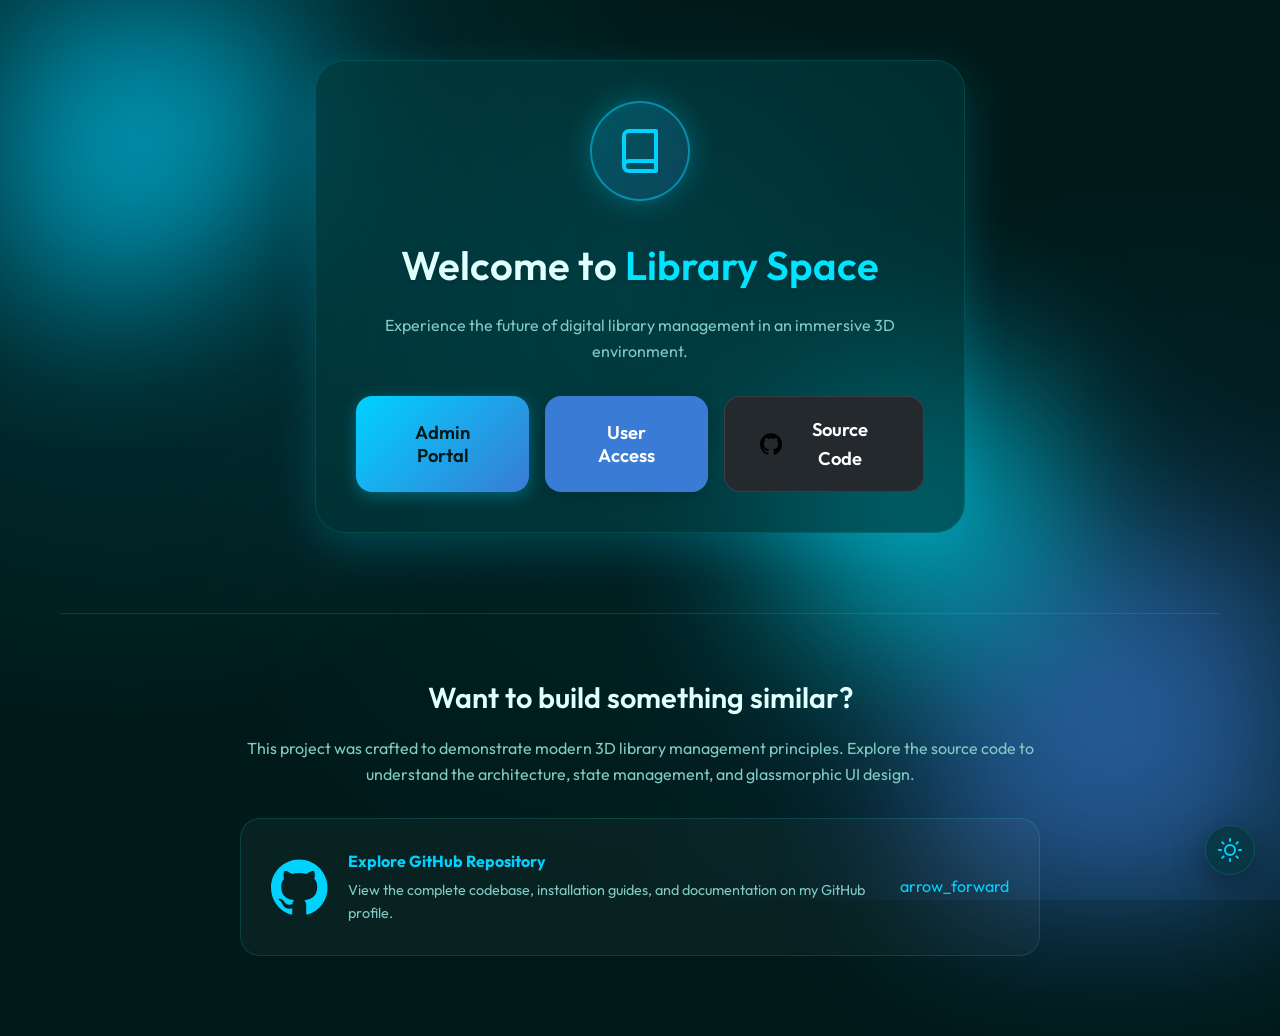
<file: Library_management/index.html>
<!DOCTYPE html>
<html lang="en">

<head>
    <meta charset="UTF-8">
    <meta name="viewport" content="width=device-width, initial-scale=1.0">
    <title>Library Space</title>
    <link href="https://fonts.googleapis.com/css2?family=Outfit:wght@300;400;500;600;700&display=swap" rel="stylesheet">
    <link rel="stylesheet" href="style.css">
</head>

<body>
    <div class="bg-blobs">
        <div class="blob blob-1"></div>
        <div class="blob blob-2"></div>
        <div class="blob blob-3"></div>
    </div>
    <div class="theme-toggle" onclick="app.toggleTheme()" title="Toggle Light/Dark Theme">
        <svg id="theme-icon" viewBox="0 0 24 24" width="24" height="24" stroke="currentColor" stroke-width="2"
            fill="none" stroke-linecap="round" stroke-linejoin="round">
            <!-- Icon will be injected by JS -->
        </svg>
    </div>
    <div id="toast-container"></div>
    <div class="app-container">
        <!-- Landing View -->
        <section id="landing-view" class="view active">
            <div class="glass-card text-center hero-card">
                <div class="hero-content">
                    <div class="icon-wrapper">
                        <svg viewBox="0 0 24 24" width="48" height="48" stroke="currentColor" stroke-width="2" fill="none"
                            stroke-linecap="round" stroke-linejoin="round" class="title-icon">
                            <path d="M4 19.5v-15A2.5 2.5 0 0 1 6.5 2H20v20H6.5a2.5 2.5 0 0 1 0-5H20"></path>
                        </svg>
                    </div>
                    <h1>Welcome to <span class="highlight-text">Library Space</span></h1>
                    <p>Experience the future of digital library management in an immersive 3D environment.</p>
                    <div class="action-buttons">
                        <button class="btn btn-primary btn-large" onclick="app.navigate('admin-login-view')">Admin Portal</button>
                        <button class="btn btn-secondary btn-large" onclick="app.navigate('user-auth-view')">User Access</button>
                        <a href="https://github.com/satyamthakur001/Library_Management_Project.git" target="_blank" class="btn btn-github btn-large" style="display: flex; align-items: center; gap: 10px; text-decoration: none;">
                            <svg class="fill-current" viewBox="0 0 24 24" xmlns="http://www.w3.org/2000/svg" width="24" height="24"><path d="M12 .297c-6.63 0-12 5.373-12 12 0 5.303 3.438 9.8 8.205 11.385.6.113.82-.258.82-.577 0-.285-.01-1.04-.015-2.04-3.338.724-4.042-1.61-4.042-1.61C4.422 18.07 3.633 17.7 3.633 17.7c-1.087-.744.084-.729.084-.729 1.205.084 1.838 1.236 1.838 1.236 1.07 1.835 2.809 1.305 3.495.998.108-.776.417-1.305.76-1.605-2.665-.3-5.466-1.332-5.466-5.93 0-1.31.465-2.38 1.235-3.22-.135-.303-.54-1.523.105-3.176 0 0 1.005-.322 3.3 1.23.96-.267 1.98-.399 3-.405 1.02.006 2.04.138 3 .405 2.28-1.552 3.285-1.23 3.285-1.23.645 1.653.24 2.873.12 3.176.765.84 1.23 1.91 1.23 3.22 0 4.61-2.805 5.625-5.475 5.92.42.36.81 1.096.81 2.22 0 1.606-.015 2.896-.015 3.286 0 .315.21.69.825.57C20.565 22.092 24 17.592 24 12.297c0-6.627-5.373-12-12-12"/></svg>
                            Source Code
                        </a>
                    </div>
                </div>
            </div>

            <!-- New Info Section -->
            <div class="info-section">
                <div class="info-card">
                    <h2>Want to build something similar?</h2>
                    <p>This project was crafted to demonstrate modern 3D library management principles. Explore the source code to understand the architecture, state management, and glassmorphic UI design.</p>
                    
                    <a href="https://github.com/satyamthakur001/Library_Management_Project.git" target="_blank" class="github-link-card">
                        <svg class="github-icon-large" viewBox="0 0 24 24" xmlns="http://www.w3.org/2000/svg">
                            <path d="M12 .297c-6.63 0-12 5.373-12 12 0 5.303 3.438 9.8 8.205 11.385.6.113.82-.258.82-.577 0-.285-.01-1.04-.015-2.04-3.338.724-4.042-1.61-4.042-1.61C4.422 18.07 3.633 17.7 3.633 17.7c-1.087-.744.084-.729.084-.729 1.205.084 1.838 1.236 1.838 1.236 1.07 1.835 2.809 1.305 3.495.998.108-.776.417-1.305.76-1.605-2.665-.3-5.466-1.332-5.466-5.93 0-1.31.465-2.38 1.235-3.22-.135-.303-.54-1.523.105-3.176 0 0 1.005-.322 3.3 1.23.96-.267 1.98-.399 3-.405 1.02.006 2.04.138 3 .405 2.28-1.552 3.285-1.23 3.285-1.23.645 1.653.24 2.873.12 3.176.765.84 1.23 1.91 1.23 3.22 0 4.61-2.805 5.625-5.475 5.92.42.36.81 1.096.81 2.22 0 1.606-.015 2.896-.015 3.286 0 .315.21.69.825.57C20.565 22.092 24 17.592 24 12.297c0-6.627-5.373-12-12-12"/>
                        </svg>
                        <div class="github-text">
                            <h4>Explore GitHub Repository</h4>
                            <p>View the complete codebase, installation guides, and documentation on my GitHub profile.</p>
                        </div>
                        <span class="material-symbols-outlined" style="margin-left: auto; color: var(--primary);">arrow_forward</span>
                    </a>
                </div>
            </div>
        </section>

        <!-- Admin Login View -->
        <section id="admin-login-view" class="view">
            <div class="glass-card form-card">
                <button class="btn-back" onclick="app.navigate('landing-view')">← Back to Hub</button>
                <h2>Admin Portal</h2>
                <form id="admin-login-form" onsubmit="app.handleAdminLogin(event)">
                    <div class="input-group">
                        <label for="admin-username">Username</label>
                        <input type="text" id="admin-username" required placeholder="Enter username (admin)">
                    </div>
                    <div class="input-group">
                        <label for="admin-password">Password</label>
                        <input type="password" id="admin-password" required placeholder="Enter password (admin123)">
                    </div>
                    <p id="admin-login-error" class="error-msg"></p>
                    <button type="submit" class="btn btn-primary btn-full pulse-hover">Login</button>
                </form>
            </div>
        </section>

        <!-- User Auth View (Login / Signup) -->
        <section id="user-auth-view" class="view">
            <div class="glass-card form-card">
                <button class="btn-back" onclick="app.navigate('landing-view')">← Back to Hub</button>
                <div class="tabs">
                    <button id="tab-login" class="tab active" onclick="app.toggleAuthTab('login')">Sign In</button>
                    <button id="tab-signup" class="tab" onclick="app.toggleAuthTab('signup')">Sign Up</button>
                </div>

                <!-- User Sign In Form -->
                <form id="user-login-form" class="auth-form active" onsubmit="app.handleUserLogin(event)">
                    <h2>Welcome Back</h2>
                    <div class="input-group">
                        <label for="login-username">Username</label>
                        <input type="text" id="login-username" required placeholder="Your username">
                    </div>
                    <div class="input-group">
                        <label for="login-password">Password</label>
                        <input type="password" id="login-password" required placeholder="Your password">
                    </div>
                    <p id="user-login-error" class="error-msg"></p>
                    <button type="submit" class="btn btn-primary btn-full pulse-hover">Sign In</button>
                </form>

                <!-- User Sign Up Form -->
                <form id="user-signup-form" class="auth-form" style="display: none;"
                    onsubmit="app.handleUserSignup(event)">
                    <h2>Join the Library</h2>
                    <div class="input-group">
                        <label for="signup-username">Choose Username</label>
                        <input type="text" id="signup-username" required placeholder="New username">
                    </div>
                    <div class="input-group">
                        <label for="signup-password">Create Password</label>
                        <input type="password" id="signup-password" required placeholder="New password">
                    </div>
                    <p id="user-signup-error" class="error-msg"></p>
                    <button type="submit" class="btn btn-secondary btn-full pulse-hover">Create Account</button>
                </form>
            </div>
        </section>

        <!-- Admin Dashboard -->
        <section id="admin-dashboard-view" class="view dashboard">
            <header class="glass-header">
                <h2>Admin Dashboard</h2>
                <div class="header-actions">
                    <span class="badge">Logged in as Admin</span>
                    <button class="btn btn-danger btn-small" onclick="app.logout()">Logout</button>
                </div>
            </header>
            <div class="dashboard-content">
                <div class="stats-grid" id="admin-stats">
                    <!-- Stats dynamically injected here -->
                </div>
                <div class="dashboard-panels">
                    <div class="panel glass-card">
                        <h3>Publish New Book</h3>
                        <form id="add-book-form" onsubmit="app.handleAddBook(event)">
                            <div class="input-group">
                                <label for="book-title">Book Title</label>
                                <input type="text" id="book-title" required placeholder="Enter book title">
                            </div>
                            <div class="input-group">
                                <label for="book-author">Author Name</label>
                                <input type="text" id="book-author" required placeholder="Enter author name">
                            </div>
                            <div class="input-group">
                                <label for="book-category">Category</label>
                                <select id="book-category" required>
                                    <option value="" disabled selected>Select category...</option>
                                    <option value="Fiction">Fiction</option>
                                    <option value="Non Fiction">Non Fiction</option>
                                    <option value="Science">Science</option>
                                    <option value="Technology">Technology</option>
                                    <option value="History">History</option>
                                    <option value="Geography">Geography</option>
                                </select>
                            </div>
                            <button type="submit" class="btn btn-primary btn-full">Add to Catalog</button>
                        </form>
                    </div>
                    <div class="panel glass-card flex-2">
                        <h3>Library Catalog</h3>
                        <div class="search-bar" style="display: flex; gap: 10px;">
                            <div style="flex: 1; position: relative;">
                                <svg viewBox="0 0 24 24" width="18" height="18" stroke="currentColor" stroke-width="2"
                                    fill="none" stroke-linecap="round" stroke-linejoin="round" class="search-icon">
                                    <circle cx="11" cy="11" r="8"></circle>
                                    <line x1="21" y1="21" x2="16.65" y2="16.65"></line>
                                </svg>
                                <input type="text" id="admin-search-book"
                                    placeholder="Search catalog by title or author..." oninput="app.renderAdminBooks()">
                            </div>
                            <select id="admin-category-filter" class="custom-select" onchange="app.renderAdminBooks()"
                                style="width: auto; min-width: 160px;">
                                <option value="All">All Categories</option>
                                <option value="Fiction">Fiction</option>
                                <option value="Non Fiction">Non Fiction</option>
                                <option value="Science">Science</option>
                                <option value="Technology">Technology</option>
                                <option value="History">History</option>
                                <option value="Geography">Geography</option>
                            </select>
                        </div>
                        <div class="table-responsive">
                            <table class="data-table">
                                <thead>
                                    <tr>
                                        <th>Title</th>
                                        <th>Author / Category</th>
                                        <th>Status</th>
                                        <th>Actions</th>
                                    </tr>
                                </thead>
                                <tbody id="admin-books-list">
                                    <!-- Books injected here -->
                                </tbody>
                            </table>
                        </div>
                    </div>
                    <div class="panel glass-card full-width">
                        <h3>Active Borrowings</h3>
                        <div class="table-responsive">
                            <table class="data-table">
                                <thead>
                                    <tr>
                                        <th>Book Details</th>
                                        <th>Borrowed By</th>
                                        <th>Due Date</th>
                                    </tr>
                                </thead>
                                <tbody id="admin-borrowed-list">
                                    <!-- Borrowed log injected here -->
                                </tbody>
                            </table>
                        </div>
                    </div>
                </div>
            </div>
        </section>

        <!-- User Dashboard -->
        <section id="user-dashboard-view" class="view dashboard">
            <header class="glass-header">
                <h2>Welcome, <span id="current-user-name" class="highlight-text">User</span></h2>
                <div class="header-actions">
                    <button class="btn btn-danger btn-small" onclick="app.logout()">Logout</button>
                </div>
            </header>
            <div class="dashboard-content">
                <div id="user-alerts-area"></div>

                <div class="dashboard-panels user-layout">
                    <div class="panel glass-card flex-1">
                        <h3>My Reading List (<span id="user-borrow-count">0</span>/3)</h3>
                        <p class="subtitle text-sm">Books currently borrowed by you.</p>
                        <div class="borrow-cards-container" id="user-borrowed-list">
                            <!-- User borrowed books injected here -->
                        </div>
                    </div>
                    <div class="panel glass-card flex-2">
                        <h3>Available Books</h3>
                        <div class="search-bar" style="display: flex; gap: 10px;">
                            <div style="flex: 1; position: relative;">
                                <svg viewBox="0 0 24 24" width="18" height="18" stroke="currentColor" stroke-width="2"
                                    fill="none" stroke-linecap="round" stroke-linejoin="round" class="search-icon">
                                    <circle cx="11" cy="11" r="8"></circle>
                                    <line x1="21" y1="21" x2="16.65" y2="16.65"></line>
                                </svg>
                                <input type="text" id="user-search-book" placeholder="Search available books..."
                                    oninput="app.renderUserBooks()">
                            </div>
                            <select id="user-category-filter" class="custom-select" onchange="app.renderUserBooks()"
                                style="width: auto; min-width: 160px;">
                                <option value="All">All Categories</option>
                                <option value="Fiction">Fiction</option>
                                <option value="Non Fiction">Non Fiction</option>
                                <option value="Science">Science</option>
                                <option value="Technology">Technology</option>
                                <option value="History">History</option>
                                <option value="Geography">Geography</option>
                            </select>
                        </div>
                        <div class="grid-list" id="user-books-grid">
                            <!-- Available books injected here via JS -->
                        </div>
                    </div>
                </div>
            </div>
        </section>
    </div>

    <!-- Edit Book Modal -->
    <div id="edit-modal" class="modal">
        <div class="modal-content glass-card">
            <div class="modal-header">
                <h2>Edit Book Details</h2>
                <span class="close-modal" onclick="app.closeEditModal()">&times;</span>
            </div>
            <form id="edit-book-form" onsubmit="app.handleEditBookSubmit(event)">
                <input type="hidden" id="edit-book-id">
                <div class="input-group">
                    <label for="edit-book-title">Title</label>
                    <input type="text" id="edit-book-title" required>
                </div>
                <div class="input-group">
                    <label for="edit-book-author">Author</label>
                    <input type="text" id="edit-book-author" required>
                </div>
                <div class="input-group">
                    <label for="edit-book-category">Category</label>
                    <select id="edit-book-category" required>
                        <option value="Fiction">Fiction</option>
                        <option value="Non Fiction">Non Fiction</option>
                        <option value="Science">Science</option>
                        <option value="Technology">Technology</option>
                        <option value="History">History</option>
                        <option value="Geography">Geography</option>
                    </select>
                </div>
                <button type="submit" class="btn btn-primary btn-full pulse-hover">Save Updates</button>
            </form>
        </div>
    </div>

    <!-- Borrow Modal -->
    <div id="borrow-modal" class="modal">
        <div class="modal-content glass-card">
            <div class="modal-header">
                <h2>Borrow Book</h2>
                <span class="close-modal" onclick="app.closeBorrowModal()">&times;</span>
            </div>
            <p class="mb-4">You are about to borrow: <br><strong id="borrow-book-title-display"
                    class="highlight-text"></strong></p>
            <form id="borrow-book-form" onsubmit="app.handleBorrowSubmit(event)">
                <input type="hidden" id="borrow-book-id">
                <div class="input-group">
                    <label for="borrow-days">Expected Return</label>
                    <select id="borrow-days" required>
                        <option value="7">7 Days</option>
                        <option value="14">14 Days</option>
                        <option value="21">21 Days</option>
                        <option value="30">30 Days</option>
                    </select>
                </div>
                <button type="submit" class="btn btn-primary btn-full pulse-hover">Confirm Borrow</button>
            </form>
        </div>
    </div>

    <script src="script.js"></script>
</body>

</html>
</file>
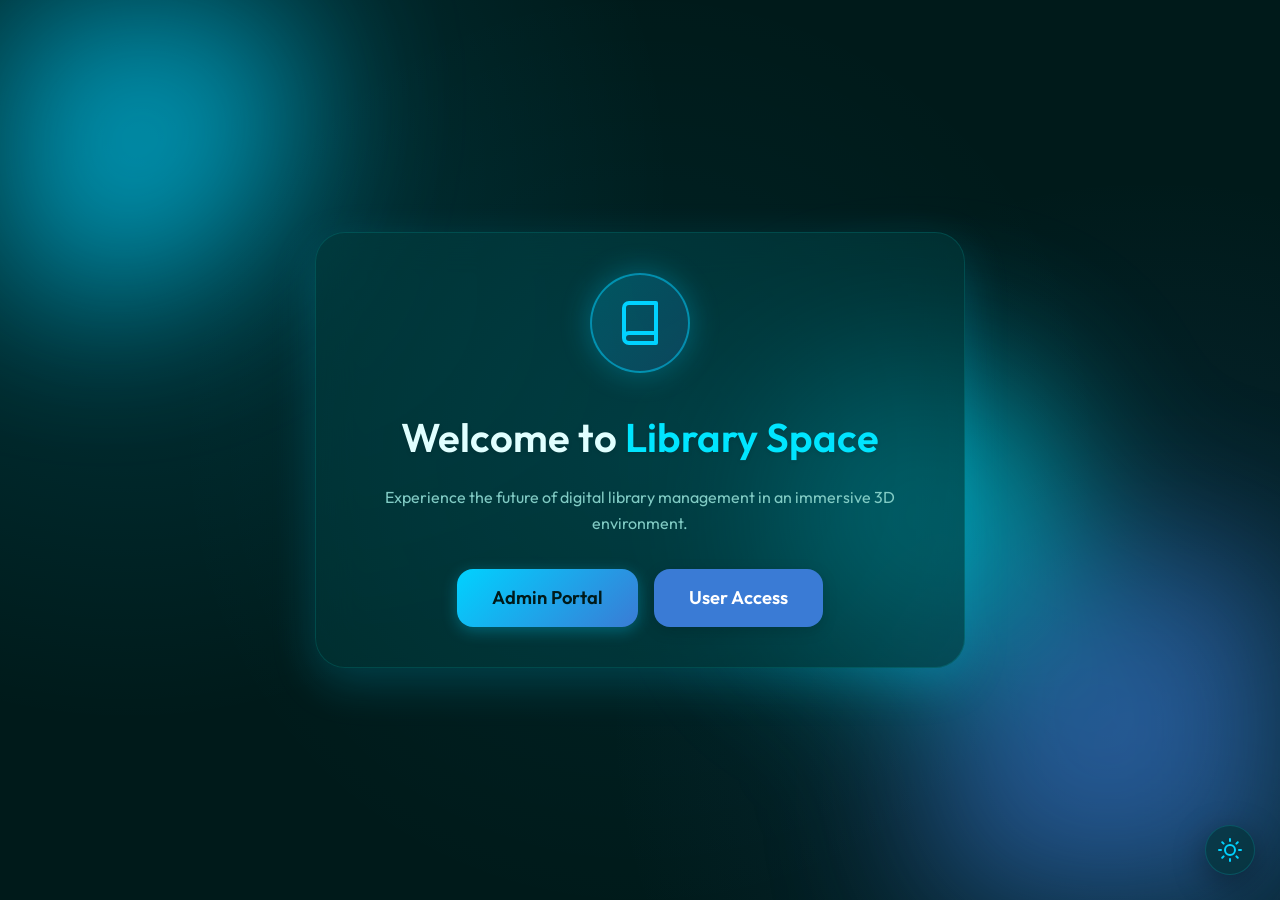
<file: assets/Library/library_index.html>
<!DOCTYPE html>
<html lang="en">

<head>
    <meta charset="UTF-8">
    <meta name="viewport" content="width=device-width, initial-scale=1.0">
    <title>Library Space</title>
    <link href="https://fonts.googleapis.com/css2?family=Outfit:wght@300;400;500;600;700&display=swap" rel="stylesheet">
    <link rel="stylesheet" href="style.css">
</head>

<body>
    <div class="bg-blobs">
        <div class="blob blob-1"></div>
        <div class="blob blob-2"></div>
        <div class="blob blob-3"></div>
    </div>
    <div class="theme-toggle" onclick="app.toggleTheme()" title="Toggle Light/Dark Theme">
        <svg id="theme-icon" viewBox="0 0 24 24" width="24" height="24" stroke="currentColor" stroke-width="2"
            fill="none" stroke-linecap="round" stroke-linejoin="round">
            <!-- Icon will be injected by JS -->
        </svg>
    </div>
    <div id="toast-container"></div>
    <div class="app-container">
        <!-- Landing View -->
        <section id="landing-view" class="view active">
            <div class="glass-card text-center hero-card">
                <div class="hero-content">
                    <div class="icon-wrapper">
                        <svg viewBox="0 0 24 24" width="48" height="48" stroke="currentColor" stroke-width="2" fill="none"
                            stroke-linecap="round" stroke-linejoin="round" class="title-icon">
                            <path d="M4 19.5v-15A2.5 2.5 0 0 1 6.5 2H20v20H6.5a2.5 2.5 0 0 1 0-5H20"></path>
                        </svg>
                    </div>
                    <h1>Welcome to <span class="highlight-text">Library Space</span></h1>
                    <p>Experience the future of digital library management in an immersive 3D environment.</p>
                    <div class="action-buttons">
                        <button class="btn btn-primary btn-large" onclick="app.navigate('admin-login-view')">Admin Portal</button>
                        <button class="btn btn-secondary btn-large" onclick="app.navigate('user-auth-view')">User Access</button>
                    </div>
                </div>
            </div>
        </section>

        <!-- Admin Login View -->
        <section id="admin-login-view" class="view">
            <div class="glass-card form-card">
                <button class="btn-back" onclick="app.navigate('landing-view')">← Back to Hub</button>
                <h2>Admin Portal</h2>
                <form id="admin-login-form" onsubmit="app.handleAdminLogin(event)">
                    <div class="input-group">
                        <label for="admin-username">Username</label>
                        <input type="text" id="admin-username" required placeholder="Enter username (admin)">
                    </div>
                    <div class="input-group">
                        <label for="admin-password">Password</label>
                        <input type="password" id="admin-password" required placeholder="Enter password (admin123)">
                    </div>
                    <p id="admin-login-error" class="error-msg"></p>
                    <button type="submit" class="btn btn-primary btn-full pulse-hover">Login</button>
                </form>
            </div>
        </section>

        <!-- User Auth View (Login / Signup) -->
        <section id="user-auth-view" class="view">
            <div class="glass-card form-card">
                <button class="btn-back" onclick="app.navigate('landing-view')">← Back to Hub</button>
                <div class="tabs">
                    <button id="tab-login" class="tab active" onclick="app.toggleAuthTab('login')">Sign In</button>
                    <button id="tab-signup" class="tab" onclick="app.toggleAuthTab('signup')">Sign Up</button>
                </div>

                <!-- User Sign In Form -->
                <form id="user-login-form" class="auth-form active" onsubmit="app.handleUserLogin(event)">
                    <h2>Welcome Back</h2>
                    <div class="input-group">
                        <label for="login-username">Username</label>
                        <input type="text" id="login-username" required placeholder="Your username">
                    </div>
                    <div class="input-group">
                        <label for="login-password">Password</label>
                        <input type="password" id="login-password" required placeholder="Your password">
                    </div>
                    <p id="user-login-error" class="error-msg"></p>
                    <button type="submit" class="btn btn-primary btn-full pulse-hover">Sign In</button>
                </form>

                <!-- User Sign Up Form -->
                <form id="user-signup-form" class="auth-form" style="display: none;"
                    onsubmit="app.handleUserSignup(event)">
                    <h2>Join the Library</h2>
                    <div class="input-group">
                        <label for="signup-username">Choose Username</label>
                        <input type="text" id="signup-username" required placeholder="New username">
                    </div>
                    <div class="input-group">
                        <label for="signup-password">Create Password</label>
                        <input type="password" id="signup-password" required placeholder="New password">
                    </div>
                    <p id="user-signup-error" class="error-msg"></p>
                    <button type="submit" class="btn btn-secondary btn-full pulse-hover">Create Account</button>
                </form>
            </div>
        </section>

        <!-- Admin Dashboard -->
        <section id="admin-dashboard-view" class="view dashboard">
            <header class="glass-header">
                <h2>Admin Dashboard</h2>
                <div class="header-actions">
                    <span class="badge">Logged in as Admin</span>
                    <button class="btn btn-danger btn-small" onclick="app.logout()">Logout</button>
                </div>
            </header>
            <div class="dashboard-content">
                <div class="stats-grid" id="admin-stats">
                    <!-- Stats dynamically injected here -->
                </div>
                <div class="dashboard-panels">
                    <div class="panel glass-card">
                        <h3>Publish New Book</h3>
                        <form id="add-book-form" onsubmit="app.handleAddBook(event)">
                            <div class="input-group">
                                <label for="book-title">Book Title</label>
                                <input type="text" id="book-title" required placeholder="Enter book title">
                            </div>
                            <div class="input-group">
                                <label for="book-author">Author Name</label>
                                <input type="text" id="book-author" required placeholder="Enter author name">
                            </div>
                            <div class="input-group">
                                <label for="book-category">Category</label>
                                <select id="book-category" required>
                                    <option value="" disabled selected>Select category...</option>
                                    <option value="Fiction">Fiction</option>
                                    <option value="Non Fiction">Non Fiction</option>
                                    <option value="Science">Science</option>
                                    <option value="Technology">Technology</option>
                                    <option value="History">History</option>
                                    <option value="Geography">Geography</option>
                                </select>
                            </div>
                            <button type="submit" class="btn btn-primary btn-full">Add to Catalog</button>
                        </form>
                    </div>
                    <div class="panel glass-card flex-2">
                        <h3>Library Catalog</h3>
                        <div class="search-bar" style="display: flex; gap: 10px;">
                            <div style="flex: 1; position: relative;">
                                <svg viewBox="0 0 24 24" width="18" height="18" stroke="currentColor" stroke-width="2"
                                    fill="none" stroke-linecap="round" stroke-linejoin="round" class="search-icon">
                                    <circle cx="11" cy="11" r="8"></circle>
                                    <line x1="21" y1="21" x2="16.65" y2="16.65"></line>
                                </svg>
                                <input type="text" id="admin-search-book"
                                    placeholder="Search catalog by title or author..." oninput="app.renderAdminBooks()">
                            </div>
                            <select id="admin-category-filter" class="custom-select" onchange="app.renderAdminBooks()"
                                style="width: auto; min-width: 160px;">
                                <option value="All">All Categories</option>
                                <option value="Fiction">Fiction</option>
                                <option value="Non Fiction">Non Fiction</option>
                                <option value="Science">Science</option>
                                <option value="Technology">Technology</option>
                                <option value="History">History</option>
                                <option value="Geography">Geography</option>
                            </select>
                        </div>
                        <div class="table-responsive">
                            <table class="data-table">
                                <thead>
                                    <tr>
                                        <th>Title</th>
                                        <th>Author / Category</th>
                                        <th>Status</th>
                                        <th>Actions</th>
                                    </tr>
                                </thead>
                                <tbody id="admin-books-list">
                                    <!-- Books injected here -->
                                </tbody>
                            </table>
                        </div>
                    </div>
                    <div class="panel glass-card full-width">
                        <h3>Active Borrowings</h3>
                        <div class="table-responsive">
                            <table class="data-table">
                                <thead>
                                    <tr>
                                        <th>Book Details</th>
                                        <th>Borrowed By</th>
                                        <th>Due Date</th>
                                    </tr>
                                </thead>
                                <tbody id="admin-borrowed-list">
                                    <!-- Borrowed log injected here -->
                                </tbody>
                            </table>
                        </div>
                    </div>
                </div>
            </div>
        </section>

        <!-- User Dashboard -->
        <section id="user-dashboard-view" class="view dashboard">
            <header class="glass-header">
                <h2>Welcome, <span id="current-user-name" class="highlight-text">User</span></h2>
                <div class="header-actions">
                    <button class="btn btn-danger btn-small" onclick="app.logout()">Logout</button>
                </div>
            </header>
            <div class="dashboard-content">
                <div id="user-alerts-area"></div>

                <div class="dashboard-panels user-layout">
                    <div class="panel glass-card flex-1">
                        <h3>My Reading List (<span id="user-borrow-count">0</span>/3)</h3>
                        <p class="subtitle text-sm">Books currently borrowed by you.</p>
                        <div class="borrow-cards-container" id="user-borrowed-list">
                            <!-- User borrowed books injected here -->
                        </div>
                    </div>
                    <div class="panel glass-card flex-2">
                        <h3>Available Books</h3>
                        <div class="search-bar" style="display: flex; gap: 10px;">
                            <div style="flex: 1; position: relative;">
                                <svg viewBox="0 0 24 24" width="18" height="18" stroke="currentColor" stroke-width="2"
                                    fill="none" stroke-linecap="round" stroke-linejoin="round" class="search-icon">
                                    <circle cx="11" cy="11" r="8"></circle>
                                    <line x1="21" y1="21" x2="16.65" y2="16.65"></line>
                                </svg>
                                <input type="text" id="user-search-book" placeholder="Search available books..."
                                    oninput="app.renderUserBooks()">
                            </div>
                            <select id="user-category-filter" class="custom-select" onchange="app.renderUserBooks()"
                                style="width: auto; min-width: 160px;">
                                <option value="All">All Categories</option>
                                <option value="Fiction">Fiction</option>
                                <option value="Non Fiction">Non Fiction</option>
                                <option value="Science">Science</option>
                                <option value="Technology">Technology</option>
                                <option value="History">History</option>
                                <option value="Geography">Geography</option>
                            </select>
                        </div>
                        <div class="grid-list" id="user-books-grid">
                            <!-- Available books injected here via JS -->
                        </div>
                    </div>
                </div>
            </div>
        </section>
    </div>

    <!-- Edit Book Modal -->
    <div id="edit-modal" class="modal">
        <div class="modal-content glass-card">
            <div class="modal-header">
                <h2>Edit Book Details</h2>
                <span class="close-modal" onclick="app.closeEditModal()">&times;</span>
            </div>
            <form id="edit-book-form" onsubmit="app.handleEditBookSubmit(event)">
                <input type="hidden" id="edit-book-id">
                <div class="input-group">
                    <label for="edit-book-title">Title</label>
                    <input type="text" id="edit-book-title" required>
                </div>
                <div class="input-group">
                    <label for="edit-book-author">Author</label>
                    <input type="text" id="edit-book-author" required>
                </div>
                <div class="input-group">
                    <label for="edit-book-category">Category</label>
                    <select id="edit-book-category" required>
                        <option value="Fiction">Fiction</option>
                        <option value="Non Fiction">Non Fiction</option>
                        <option value="Science">Science</option>
                        <option value="Technology">Technology</option>
                        <option value="History">History</option>
                        <option value="Geography">Geography</option>
                    </select>
                </div>
                <button type="submit" class="btn btn-primary btn-full pulse-hover">Save Updates</button>
            </form>
        </div>
    </div>

    <!-- Borrow Modal -->
    <div id="borrow-modal" class="modal">
        <div class="modal-content glass-card">
            <div class="modal-header">
                <h2>Borrow Book</h2>
                <span class="close-modal" onclick="app.closeBorrowModal()">&times;</span>
            </div>
            <p class="mb-4">You are about to borrow: <br><strong id="borrow-book-title-display"
                    class="highlight-text"></strong></p>
            <form id="borrow-book-form" onsubmit="app.handleBorrowSubmit(event)">
                <input type="hidden" id="borrow-book-id">
                <div class="input-group">
                    <label for="borrow-days">Expected Return</label>
                    <select id="borrow-days" required>
                        <option value="7">7 Days</option>
                        <option value="14">14 Days</option>
                        <option value="21">21 Days</option>
                        <option value="30">30 Days</option>
                    </select>
                </div>
                <button type="submit" class="btn btn-primary btn-full pulse-hover">Confirm Borrow</button>
            </form>
        </div>
    </div>

    <script src="script.js"></script>
</body>

</html>
</file>
<file: Library_management/style.css>
:root {
    /* Cyan 3D Theme */
    --primary: #00d2ff;
    --primary-hover: #0099cc;
    --secondary: #3a7bd5;
    --secondary-hover: #2193b0;
    --bg-dark: #001a1a;
    --bg-card: rgba(0, 50, 50, 0.6);
    --bg-header: rgba(0, 30, 30, 0.9);
    --text-main: #e0ffff;
    --text-muted: #80cbc4;
    --text-active: #00e5ff;
    --border-light: rgba(0, 255, 255, 0.15);
    --border-focus: rgba(0, 210, 255, 0.5);
    --danger: #ff5252;
    --danger-hover: #ff1744;
    --success: #00e676;
    --warning: #ffea00;
    --glass-blur: blur(20px);
    --shadow-md: 0 8px 32px 0 rgba(0, 0, 0, 0.37);
    --shadow-lg: 0 15px 45px rgba(0, 210, 255, 0.2);
    --radius-md: 16px;
    --radius-lg: 30px;

    /* 3D Elements */
    --input-bg: rgba(0, 20, 20, 0.7);
    --hover-bg: rgba(0, 255, 255, 0.08);
    --badge-bg: rgba(0, 210, 255, 0.15);
    --badge-border: rgba(0, 210, 255, 0.3);
    --icon-bg: linear-gradient(135deg, rgba(0, 210, 255, 0.2), rgba(58, 123, 213, 0.2));
    --icon-glow: 0 0 30px rgba(0, 210, 255, 0.3);
    --gradient-1: rgba(0, 210, 255, 0.15);
    --gradient-2: rgba(58, 123, 213, 0.15);
    --select-arrow: url("data:image/svg+xml;charset=UTF-8,%3csvg xmlns='http://www.w3.org/2000/svg' viewBox='0 0 24 24' fill='none' stroke='%2300d2ff' stroke-width='2' stroke-linecap='round' stroke-linejoin='round'%3e%3cpolyline points='6 9 12 15 18 9'%3e%3c/polyline%3e%3c/svg%3e");
    --option-bg: #001a1a;
    --option-hover: #002e2e;
    --btn-primary-text: #001a1a;

    /* Specifics */
    --status-avail-bg: rgba(0, 230, 118, 0.15);
    --status-avail-border: rgba(0, 230, 118, 0.3);
    --status-borrow-bg: rgba(255, 82, 82, 0.15);
    --status-borrow-border: rgba(255, 82, 82, 0.3);
}

[data-theme="light"] {
    /* Light Cyan Theme */
    --primary: #0099cc;
    --primary-hover: #0077aa;
    --secondary: #2193b0;
    --secondary-hover: #6dd5ed;
    --bg-dark: #e0f7fa;
    --bg-card: rgba(255, 255, 255, 0.85);
    --bg-header: rgba(224, 247, 250, 0.95);
    --text-main: #004d40;
    --text-muted: #00796b;
    --text-active: #0097a7;
    --border-light: rgba(0, 153, 204, 0.15);
    --border-focus: rgba(0, 153, 204, 0.4);
    --shadow-md: 0 8px 32px rgba(0, 153, 204, 0.1);
    --shadow-lg: 0 15px 45px rgba(0, 153, 204, 0.15);

    /* Elements */
    --input-bg: #ffffff;
    --hover-bg: rgba(0, 153, 204, 0.05);
    --badge-bg: rgba(0, 153, 204, 0.1);
    --badge-border: rgba(0, 153, 204, 0.2);
    --icon-bg: linear-gradient(135deg, rgba(0, 153, 204, 0.15), rgba(33, 147, 176, 0.15));
    --icon-glow: 0 0 20px rgba(0, 153, 204, 0.1);
    --gradient-1: rgba(0, 153, 204, 0.1);
    --gradient-2: rgba(33, 147, 176, 0.1);
    --select-arrow: url("data:image/svg+xml;charset=UTF-8,%3csvg xmlns='http://www.w3.org/2000/svg' viewBox='0 0 24 24' fill='none' stroke='%230099cc' stroke-width='2' stroke-linecap='round' stroke-linejoin='round'%3e%3cpolyline points='6 9 12 15 18 9'%3e%3c/polyline%3e%3c/svg%3e");
    --option-bg: #ffffff;
    --option-hover: #e0f2f1;
    --btn-primary-text: #ffffff;
}

* {
    box-sizing: border-box;
    margin: 0;
    padding: 0;
}

body {
    font-family: 'Outfit', sans-serif;
    background: var(--bg-dark);
    color: var(--text-main);
    min-height: 100vh;
    display: flex;
    justify-content: center;
    align-items: center;
    background-image: 
        radial-gradient(circle at 10% 20%, var(--gradient-1) 0%, transparent 40%),
        radial-gradient(circle at 90% 80%, var(--gradient-2) 0%, transparent 40%),
        radial-gradient(circle at 50% 50%, rgba(0, 210, 255, 0.05) 0%, transparent 60%);
    background-attachment: fixed;
    line-height: 1.6;
    transition: background-color 0.4s ease, color 0.4s ease;
    overflow-x: hidden;
}

/* Theme Toggle */
.theme-toggle {
    position: fixed;
    bottom: 25px;
    right: 25px;
    width: 50px;
    height: 50px;
    border-radius: 50%;
    background: var(--bg-card);
    border: 1px solid var(--border-light);
    box-shadow: var(--shadow-md);
    display: flex;
    justify-content: center;
    align-items: center;
    cursor: pointer;
    z-index: 1000;
    transition: all 0.3s ease;
    color: var(--primary);
    backdrop-filter: var(--glass-blur);
}

.theme-toggle:hover {
    transform: translateY(-3px) rotate(15deg);
    box-shadow: var(--shadow-lg);
    border-color: var(--primary);
}

/* Background Blobs */
.bg-blobs {
    position: fixed;
    top: 0;
    left: 0;
    width: 100%;
    height: 100%;
    z-index: -1;
    overflow: hidden;
    filter: blur(80px);
    opacity: 0.6;
}

.blob {
    position: absolute;
    border-radius: 50%;
    background: var(--primary);
    animation: blob-move 25s infinite alternate;
}

.blob-1 {
    width: 400px;
    height: 400px;
    top: -100px;
    left: -100px;
    background: var(--primary);
    animation-duration: 20s;
}

.blob-2 {
    width: 500px;
    height: 500px;
    bottom: -150px;
    right: -150px;
    background: var(--secondary);
    animation-duration: 30s;
}

.blob-3 {
    width: 300px;
    height: 300px;
    top: 40%;
    left: 60%;
    background: var(--text-active);
    animation-duration: 25s;
}

@keyframes blob-move {
    0% { transform: translate(0, 0) scale(1); }
    33% { transform: translate(30px, -50px) scale(1.1); }
    66% { transform: translate(-20px, 20px) scale(0.9); }
    100% { transform: translate(0, 0) scale(1); }
}

/* Base Styles */
h1,
h2,
h3 {
    font-weight: 600;
    margin-bottom: 1rem;
    color: var(--text-main);
}

h1 {
    font-size: 2.5rem;
    text-shadow: 0 2px 4px rgba(0, 0, 0, 0.1);
}

h2 {
    font-size: 1.8rem;
}

h3 {
    font-size: 1.3rem;
}

p {
    color: var(--text-muted);
    margin-bottom: 1rem;
}

.highlight-text {
    color: var(--text-active);
    font-weight: 600;
}

.text-sm {
    font-size: 0.875rem;
}

.text-muted {
    color: var(--text-muted) !important;
}

.mb-4 {
    margin-bottom: 1rem;
}

.subtitle {
    color: var(--text-muted);
    font-size: 0.95rem;
}

/* Layout & Views */
.app-container {
    width: 100%;
    max-width: 1200px;
    padding: 20px;
    margin: 0 auto;
}

.view {
    display: none;
    animation: fadeIn 0.4s ease-out;
}

.view.active {
    display: block;
}

@keyframes fadeIn {
    from {
        opacity: 0;
        transform: translateY(10px);
    }

    to {
        opacity: 1;
        transform: translateY(0);
    }
}

/* Glassmorphism Cards */
.glass-card {
    background: var(--bg-card);
    backdrop-filter: var(--glass-blur);
    -webkit-backdrop-filter: var(--glass-blur);
    border: 1px solid var(--border-light);
    border-radius: var(--radius-lg);
    padding: 2.5rem;
    box-shadow: var(--shadow-lg);
    transition: all 0.4s cubic-bezier(0.4, 0, 0.2, 1);
}

.glass-card:hover {
    background: rgba(0, 70, 70, 0.7);
    border-color: var(--primary);
    transform: translateY(-5px);
    box-shadow: 0 20px 40px rgba(0, 210, 255, 0.2);
}

.hero-card {
    max-width: 650px;
    margin: 40px auto;
    text-align: center;
    position: relative;
    overflow: hidden;
}

.hero-card::before {
    content: '';
    position: absolute;
    top: -50%;
    left: -50%;
    width: 200%;
    height: 200%;
    background: radial-gradient(circle, rgba(0, 210, 255, 0.1) 0%, transparent 70%);
    animation: rotate 20s linear infinite;
    z-index: -1;
}

@keyframes rotate {
    from { transform: rotate(0deg); }
    to { transform: rotate(360deg); }
}

.form-card {
    max-width: 480px;
    margin: 40px auto;
}

/* Icons */
.icon-wrapper {
    display: inline-flex;
    align-items: center;
    justify-content: center;
    width: 100px;
    height: 100px;
    border-radius: 50%;
    background: var(--icon-bg);
    border: 2px solid var(--border-focus);
    margin-bottom: 2rem;
    color: var(--primary);
    box-shadow: var(--icon-glow);
    transition: all 0.5s ease;
}

.icon-wrapper:hover {
    transform: scale(1.1);
    box-shadow: 0 0 40px rgba(0, 210, 255, 0.5);
}

/* Buttons */
.action-buttons {
    display: flex;
    gap: 1rem;
    justify-content: center;
    margin-top: 2rem;
}

.btn {
    display: inline-block;
    padding: 0.85rem 1.75rem;
    font-family: 'Outfit', sans-serif;
    font-size: 1rem;
    font-weight: 600;
    border-radius: var(--radius-md);
    border: none;
    cursor: pointer;
    transition: all 0.4s cubic-bezier(0.175, 0.885, 0.32, 1.275);
    text-align: center;
    position: relative;
    overflow: hidden;
    z-index: 1;
}

.btn::after {
    content: '';
    position: absolute;
    top: 0;
    left: 0;
    width: 100%;
    height: 100%;
    background: rgba(255, 255, 255, 0.1);
    transform: scaleX(0);
    transform-origin: right;
    transition: transform 0.4s;
    z-index: -1;
}

.btn:hover::after {
    transform: scaleX(1);
    transform-origin: left;
}

.btn-large {
    padding: 1.1rem 2.2rem;
    font-size: 1.15rem;
}

.btn-small {
    padding: 0.5rem 1.25rem;
    font-size: 0.9rem;
}

.btn-full {
    width: 100%;
    margin-top: 1.25rem;
}

.btn-primary {
    background: linear-gradient(135deg, var(--primary), var(--secondary));
    color: var(--btn-primary-text);
    box-shadow: 0 4px 15px rgba(0, 210, 255, 0.3);
}

.btn:hover {
    transform: translateY(-3px) scale(1.02);
    box-shadow: 0 8px 20px rgba(0, 210, 255, 0.4);
}

.btn-secondary {
    background: var(--secondary);
    color: #fff;
    box-shadow: 0 4px 15px rgba(0, 0, 0, 0.15);
}

.btn-secondary:hover {
    background: var(--secondary-hover);
    transform: translateY(-2px);
    box-shadow: 0 6px 20px rgba(0, 0, 0, 0.2);
}

.btn-danger {
    background: var(--danger);
    color: #fff;
}

.btn-danger:hover {
    background: var(--danger-hover);
}

.btn-back {
    background: transparent;
    color: var(--text-muted);
    border: none;
    cursor: pointer;
    font-size: 0.9rem;
    display: flex;
    align-items: center;
    margin-bottom: 1.5rem;
    transition: color 0.2s;
}

.btn-back:hover {
    color: var(--text-main);
}

.pulse-hover:hover {
    animation: pulse 1s infinite;
}

@keyframes pulse {
    0% {
        transform: scale(1);
    }

    50% {
        transform: scale(1.02);
    }

    100% {
        transform: scale(1);
    }
}

/* Forms */
.input-group {
    margin-bottom: 1.25rem;
    text-align: left;
}

.input-group label {
    display: block;
    margin-bottom: 0.5rem;
    font-size: 0.9rem;
    color: var(--text-muted);
}

.input-group input,
.input-group select,
.custom-select {
    width: 100%;
    padding: 0.75rem 1rem;
    background: var(--input-bg);
    border: 1px solid var(--border-light);
    border-radius: var(--radius-md);
    color: var(--text-main);
    font-family: 'Outfit', sans-serif;
    font-size: 1rem;
    transition: all 0.3s ease;
}

.input-group input:focus,
.input-group select:focus,
.custom-select:focus {
    outline: none;
    border-color: var(--primary);
    box-shadow: 0 0 0 2px var(--border-focus);
}

/* Custom Select Dropdown Styling */
select {
    appearance: none;
    -webkit-appearance: none;
    -moz-appearance: none;
    background-image: var(--select-arrow);
    background-repeat: no-repeat;
    background-position: right 1rem center;
    background-size: 1.2em;
    padding-right: 2.5rem !important;
    cursor: pointer;
}

select option {
    background-color: var(--option-bg);
    color: var(--text-main);
    font-size: 1rem;
    padding: 10px;
}

select option:checked {
    color: var(--primary);
    background-color: var(--option-hover);
}

.error-msg {
    color: var(--danger);
    font-size: 0.875rem;
    margin-top: 0.5rem;
    min-height: 20px;
}

/* Tabs */
.tabs {
    display: flex;
    border-bottom: 1px solid var(--border-light);
    margin-bottom: 1.5rem;
}

.tab {
    flex: 1;
    padding: 0.75rem;
    background: none;
    border: none;
    border-bottom: 2px solid transparent;
    color: var(--text-muted);
    font-family: inherit;
    font-size: 1rem;
    cursor: pointer;
    transition: all 0.3s;
}

.tab.active {
    color: var(--text-active);
    border-bottom-color: var(--text-active);
}

.tab:hover:not(.active) {
    color: var(--text-main);
}

/* Dashboard Common */
.dashboard {
    max-width: 1100px;
    margin: 20px auto;
}

.dashboard-content {
    margin-top: 2rem;
}

.glass-header {
    display: flex;
    justify-content: space-between;
    align-items: center;
    background: var(--bg-header);
    backdrop-filter: var(--glass-blur);
    padding: 1.5rem 2rem;
    border-radius: var(--radius-lg);
    border: 1px solid var(--border-light);
    box-shadow: var(--shadow-md);
    position: sticky;
    top: 20px;
    z-index: 10;
    transition: background 0.3s, border-color 0.3s;
}

.glass-header h2 {
    margin: 0;
}

.header-actions {
    display: flex;
    align-items: center;
    gap: 1rem;
}

.badge {
    background: var(--badge-bg);
    color: var(--text-active);
    padding: 0.25rem 0.75rem;
    border-radius: 20px;
    font-size: 0.875rem;
    border: 1px solid var(--badge-border);
}

/* Admin Dashboard Specifics */
.stats-grid {
    display: grid;
    grid-template-columns: repeat(auto-fit, minmax(200px, 1fr));
    gap: 1.5rem;
    margin-bottom: 2rem;
}

.stat-card {
    background: var(--bg-card);
    border: 1px solid var(--border-light);
    border-radius: var(--radius-md);
    padding: 1.5rem;
    text-align: center;
    box-shadow: var(--shadow-md);
    transition: transform 0.3s, border-color 0.3s, background 0.3s;
}

.stat-card:hover {
    transform: translateY(-5px);
    border-color: var(--border-focus);
}

.stat-value {
    font-size: 2.5rem;
    font-weight: 700;
    color: var(--primary);
    margin-bottom: 0.5rem;
}

.stat-label {
    color: var(--text-muted);
    font-size: 0.9rem;
    text-transform: uppercase;
    letter-spacing: 1px;
}

.dashboard-panels {
    display: flex;
    flex-wrap: wrap;
    gap: 1.5rem;
}

.panel {
    padding: 2rem;
    min-width: 300px;
}

.flex-1 {
    flex: 1;
    min-width: 300px;
}

.flex-2 {
    flex: 2;
    min-width: 450px;
}

.full-width {
    width: 100%;
    flex: 1 1 100%;
}

/* Search Bar */
.search-bar {
    position: relative;
    margin-bottom: 1.5rem;
}

.search-icon {
    position: absolute;
    left: 1rem;
    top: 50%;
    transform: translateY(-50%);
    color: var(--text-muted);
}

.search-bar input {
    width: 100%;
    padding: 0.75rem 1rem 0.75rem 2.75rem;
    background: var(--input-bg);
    border: 1px solid var(--border-light);
    border-radius: var(--radius-md);
    color: var(--text-main);
    font-family: inherit;
    transition: border-color 0.3s;
}

.search-bar input:focus {
    outline: none;
    border-color: var(--primary);
}

/* Table */
.table-responsive {
    overflow-x: auto;
}

.data-table {
    width: 100%;
    border-collapse: collapse;
    text-align: left;
}

.data-table th,
.data-table td {
    padding: 1rem;
    border-bottom: 1px solid var(--border-light);
}

.data-table th {
    color: var(--text-muted);
    font-weight: 500;
    font-size: 0.9rem;
    text-transform: uppercase;
    letter-spacing: 0.5px;
}

.data-table tr:hover {
    background: var(--hover-bg);
}

.status-badge {
    padding: 0.25rem 0.75rem;
    border-radius: 20px;
    font-size: 0.75rem;
    font-weight: 600;
}

.status-available {
    background: var(--status-avail-bg);
    color: var(--primary);
    border: 1px solid var(--status-avail-border);
}

.status-borrowed {
    background: var(--status-borrow-bg);
    color: var(--secondary);
    border: 1px solid var(--status-borrow-border);
}

.table-actions {
    display: flex;
    gap: 0.5rem;
}

.btn-icon {
    background: transparent;
    border: none;
    color: var(--text-muted);
    cursor: pointer;
    padding: 0.4rem;
    border-radius: 4px;
    transition: all 0.2s;
}

.btn-icon:hover {
    background: var(--hover-bg);
    color: var(--text-main);
}

.btn-icon.delete:hover {
    color: var(--danger);
    background: rgba(239, 68, 68, 0.15);
}

.btn-icon.edit:hover {
    color: var(--primary);
    background: var(--badge-bg);
}

/* User Dashboard Cards */
.grid-list {
    display: grid;
    grid-template-columns: repeat(auto-fill, minmax(220px, 1fr));
    gap: 1.25rem;
}

.book-card {
    background: var(--bg-card);
    border: 1px solid var(--border-light);
    border-radius: var(--radius-md);
    padding: 1.5rem;
    transition: all 0.4s cubic-bezier(0.175, 0.885, 0.32, 1.275);
    display: flex;
    flex-direction: column;
    position: relative;
}

.book-card:hover {
    transform: translateY(-8px);
    border-color: var(--primary);
    box-shadow: 0 12px 30px rgba(0, 210, 255, 0.2);
}

.book-card h4 {
    font-size: 1.15rem;
    margin-bottom: 0.5rem;
    color: var(--text-main);
}

.book-card .author {
    color: var(--text-muted);
    font-size: 0.95rem;
    margin-bottom: 1.5rem;
}

.book-card .card-footer {
    margin-top: auto;
    display: flex;
    justify-content: space-between;
    align-items: center;
}

.borrow-cards-container {
    display: flex;
    flex-direction: column;
    gap: 1rem;
}

.borrow-card {
    background: var(--bg-card);
    border: 1px solid var(--border-light);
    border-left: 4px solid var(--primary);
    border-radius: var(--radius-md);
    padding: 1rem;
    display: flex;
    justify-content: space-between;
    align-items: center;
    transition: transform 0.2s;
}

.borrow-card:hover {
    transform: translateX(3px);
}

.borrow-card.near-due {
    border-left-color: var(--warning);
}

.borrow-card.overdue {
    border-left-color: var(--danger);
}

.borrow-info h4 {
    margin-bottom: 0.25rem;
}

.borrow-info p {
    margin-bottom: 0;
    font-size: 0.85rem;
    color: var(--text-muted);
}

.due-badge {
    font-size: 0.75rem;
    padding: 0.2rem 0.5rem;
    border-radius: 4px;
    background: var(--hover-bg);
    margin-top: 0.3rem;
    display: inline-block;
}

/* Modals */
.modal {
    display: none;
    position: fixed;
    z-index: 100;
    left: 0;
    top: 0;
    width: 100%;
    height: 100%;
    background-color: rgba(0, 0, 0, 0.7);
    backdrop-filter: blur(8px);
    justify-content: center;
    align-items: center;
}

.modal.active {
    display: flex;
    animation: fadeIn 0.3s;
}

.modal-content {
    width: 90%;
    max-width: 400px;
    padding: 2rem;
    border: 1px solid var(--border-light);
}

.modal-header {
    display: flex;
    justify-content: space-between;
    align-items: center;
    margin-bottom: 1.5rem;
}

.modal-header h2 {
    margin-bottom: 0;
}

.close-modal {
    color: var(--text-muted);
    font-size: 28px;
    font-weight: bold;
    cursor: pointer;
    transition: color 0.2s;
}

.close-modal:hover {
    color: var(--secondary);
}

/* Toasts */
#toast-container {
    position: fixed;
    top: 20px;
    right: 20px;
    z-index: 9999;
    display: flex;
    flex-direction: column;
    gap: 10px;
}

.toast {
    min-width: 250px;
    padding: 1rem 1.5rem;
    border-radius: var(--radius-md);
    background: var(--bg-card);
    backdrop-filter: blur(10px);
    color: var(--text-main);
    box-shadow: var(--shadow-lg);
    border-left: 4px solid var(--primary);
    transform: translateX(120%);
    transition: transform 0.3s cubic-bezier(0.175, 0.885, 0.32, 1.275);
}

.toast.show {
    transform: translateX(0);
}

.toast.success {
    border-left-color: var(--success);
}

.toast.error {
    border-left-color: var(--danger);
}

.toast.warning {
    border-left-color: var(--warning);
}

/* Responsive */
@media (max-width: 768px) {
    .dashboard-panels {
        flex-direction: column;
    }

    .panel {
        min-width: 100%;
    }

    h1 {
        font-size: 2rem;
    }

    .action-buttons {
        flex-direction: column;
    }

    .btn {
        width: 100%;
    }
}
/* New GitHub & Info Section Styles */
.btn-github {
    background: #24292e !important;
    color: #ffffff !important;
    border: 1px solid rgba(255, 255, 255, 0.1) !important;
}

.btn-github:hover {
    background: #2f363d !important;
    transform: translateY(-3px) scale(1.02);
    box-shadow: 0 8px 20px rgba(0, 0, 0, 0.4) !important;
}

.info-section {
    margin-top: 80px;
    padding: 60px 20px;
    border-top: 1px solid var(--border-light);
    text-align: center;
}

.info-card {
    max-width: 800px;
    margin: 0 auto;
}

.github-link-card {
    display: flex;
    align-items: center;
    gap: 20px;
    background: rgba(255, 255, 255, 0.03);
    padding: 30px;
    border-radius: 20px;
    margin-top: 30px;
    border: 1px solid var(--border-light);
    transition: all 0.3s ease;
    text-decoration: none;
    color: inherit;
}

.github-link-card:hover {
    background: rgba(255, 255, 255, 0.07);
    border-color: var(--primary);
    transform: scale(1.02);
}

.github-icon-large {
    width: 60px;
    height: 60px;
    fill: var(--primary);
}

.github-text {
    text-align: left;
}

.github-text h4 {
    margin-bottom: 5px;
    color: var(--primary);
}

.github-text p {
    font-size: 0.9rem;
    margin-bottom: 0;
}
</file>
<file: assets/Library/style.css>
:root {
    /* Cyan 3D Theme */
    --primary: #00d2ff;
    --primary-hover: #0099cc;
    --secondary: #3a7bd5;
    --secondary-hover: #2193b0;
    --bg-dark: #001a1a;
    --bg-card: rgba(0, 50, 50, 0.6);
    --bg-header: rgba(0, 30, 30, 0.9);
    --text-main: #e0ffff;
    --text-muted: #80cbc4;
    --text-active: #00e5ff;
    --border-light: rgba(0, 255, 255, 0.15);
    --border-focus: rgba(0, 210, 255, 0.5);
    --danger: #ff5252;
    --danger-hover: #ff1744;
    --success: #00e676;
    --warning: #ffea00;
    --glass-blur: blur(20px);
    --shadow-md: 0 8px 32px 0 rgba(0, 0, 0, 0.37);
    --shadow-lg: 0 15px 45px rgba(0, 210, 255, 0.2);
    --radius-md: 16px;
    --radius-lg: 30px;

    /* 3D Elements */
    --input-bg: rgba(0, 20, 20, 0.7);
    --hover-bg: rgba(0, 255, 255, 0.08);
    --badge-bg: rgba(0, 210, 255, 0.15);
    --badge-border: rgba(0, 210, 255, 0.3);
    --icon-bg: linear-gradient(135deg, rgba(0, 210, 255, 0.2), rgba(58, 123, 213, 0.2));
    --icon-glow: 0 0 30px rgba(0, 210, 255, 0.3);
    --gradient-1: rgba(0, 210, 255, 0.15);
    --gradient-2: rgba(58, 123, 213, 0.15);
    --select-arrow: url("data:image/svg+xml;charset=UTF-8,%3csvg xmlns='http://www.w3.org/2000/svg' viewBox='0 0 24 24' fill='none' stroke='%2300d2ff' stroke-width='2' stroke-linecap='round' stroke-linejoin='round'%3e%3cpolyline points='6 9 12 15 18 9'%3e%3c/polyline%3e%3c/svg%3e");
    --option-bg: #001a1a;
    --option-hover: #002e2e;
    --btn-primary-text: #001a1a;

    /* Specifics */
    --status-avail-bg: rgba(0, 230, 118, 0.15);
    --status-avail-border: rgba(0, 230, 118, 0.3);
    --status-borrow-bg: rgba(255, 82, 82, 0.15);
    --status-borrow-border: rgba(255, 82, 82, 0.3);
}

[data-theme="light"] {
    /* Light Cyan Theme */
    --primary: #0099cc;
    --primary-hover: #0077aa;
    --secondary: #2193b0;
    --secondary-hover: #6dd5ed;
    --bg-dark: #e0f7fa;
    --bg-card: rgba(255, 255, 255, 0.85);
    --bg-header: rgba(224, 247, 250, 0.95);
    --text-main: #004d40;
    --text-muted: #00796b;
    --text-active: #0097a7;
    --border-light: rgba(0, 153, 204, 0.15);
    --border-focus: rgba(0, 153, 204, 0.4);
    --shadow-md: 0 8px 32px rgba(0, 153, 204, 0.1);
    --shadow-lg: 0 15px 45px rgba(0, 153, 204, 0.15);

    /* Elements */
    --input-bg: #ffffff;
    --hover-bg: rgba(0, 153, 204, 0.05);
    --badge-bg: rgba(0, 153, 204, 0.1);
    --badge-border: rgba(0, 153, 204, 0.2);
    --icon-bg: linear-gradient(135deg, rgba(0, 153, 204, 0.15), rgba(33, 147, 176, 0.15));
    --icon-glow: 0 0 20px rgba(0, 153, 204, 0.1);
    --gradient-1: rgba(0, 153, 204, 0.1);
    --gradient-2: rgba(33, 147, 176, 0.1);
    --select-arrow: url("data:image/svg+xml;charset=UTF-8,%3csvg xmlns='http://www.w3.org/2000/svg' viewBox='0 0 24 24' fill='none' stroke='%230099cc' stroke-width='2' stroke-linecap='round' stroke-linejoin='round'%3e%3cpolyline points='6 9 12 15 18 9'%3e%3c/polyline%3e%3c/svg%3e");
    --option-bg: #ffffff;
    --option-hover: #e0f2f1;
    --btn-primary-text: #ffffff;
}

* {
    box-sizing: border-box;
    margin: 0;
    padding: 0;
}

body {
    font-family: 'Outfit', sans-serif;
    background: var(--bg-dark);
    color: var(--text-main);
    min-height: 100vh;
    display: flex;
    justify-content: center;
    align-items: center;
    background-image: 
        radial-gradient(circle at 10% 20%, var(--gradient-1) 0%, transparent 40%),
        radial-gradient(circle at 90% 80%, var(--gradient-2) 0%, transparent 40%),
        radial-gradient(circle at 50% 50%, rgba(0, 210, 255, 0.05) 0%, transparent 60%);
    background-attachment: fixed;
    line-height: 1.6;
    transition: background-color 0.4s ease, color 0.4s ease;
    overflow-x: hidden;
}

/* Theme Toggle */
.theme-toggle {
    position: fixed;
    bottom: 25px;
    right: 25px;
    width: 50px;
    height: 50px;
    border-radius: 50%;
    background: var(--bg-card);
    border: 1px solid var(--border-light);
    box-shadow: var(--shadow-md);
    display: flex;
    justify-content: center;
    align-items: center;
    cursor: pointer;
    z-index: 1000;
    transition: all 0.3s ease;
    color: var(--primary);
    backdrop-filter: var(--glass-blur);
}

.theme-toggle:hover {
    transform: translateY(-3px) rotate(15deg);
    box-shadow: var(--shadow-lg);
    border-color: var(--primary);
}

/* Background Blobs */
.bg-blobs {
    position: fixed;
    top: 0;
    left: 0;
    width: 100%;
    height: 100%;
    z-index: -1;
    overflow: hidden;
    filter: blur(80px);
    opacity: 0.6;
}

.blob {
    position: absolute;
    border-radius: 50%;
    background: var(--primary);
    animation: blob-move 25s infinite alternate;
}

.blob-1 {
    width: 400px;
    height: 400px;
    top: -100px;
    left: -100px;
    background: var(--primary);
    animation-duration: 20s;
}

.blob-2 {
    width: 500px;
    height: 500px;
    bottom: -150px;
    right: -150px;
    background: var(--secondary);
    animation-duration: 30s;
}

.blob-3 {
    width: 300px;
    height: 300px;
    top: 40%;
    left: 60%;
    background: var(--text-active);
    animation-duration: 25s;
}

@keyframes blob-move {
    0% { transform: translate(0, 0) scale(1); }
    33% { transform: translate(30px, -50px) scale(1.1); }
    66% { transform: translate(-20px, 20px) scale(0.9); }
    100% { transform: translate(0, 0) scale(1); }
}

/* Base Styles */
h1,
h2,
h3 {
    font-weight: 600;
    margin-bottom: 1rem;
    color: var(--text-main);
}

h1 {
    font-size: 2.5rem;
    text-shadow: 0 2px 4px rgba(0, 0, 0, 0.1);
}

h2 {
    font-size: 1.8rem;
}

h3 {
    font-size: 1.3rem;
}

p {
    color: var(--text-muted);
    margin-bottom: 1rem;
}

.highlight-text {
    color: var(--text-active);
    font-weight: 600;
}

.text-sm {
    font-size: 0.875rem;
}

.text-muted {
    color: var(--text-muted) !important;
}

.mb-4 {
    margin-bottom: 1rem;
}

.subtitle {
    color: var(--text-muted);
    font-size: 0.95rem;
}

/* Layout & Views */
.app-container {
    width: 100%;
    max-width: 1200px;
    padding: 20px;
    margin: 0 auto;
}

.view {
    display: none;
    animation: fadeIn 0.4s ease-out;
}

.view.active {
    display: block;
}

@keyframes fadeIn {
    from {
        opacity: 0;
        transform: translateY(10px);
    }

    to {
        opacity: 1;
        transform: translateY(0);
    }
}

/* Glassmorphism Cards */
.glass-card {
    background: var(--bg-card);
    backdrop-filter: var(--glass-blur);
    -webkit-backdrop-filter: var(--glass-blur);
    border: 1px solid var(--border-light);
    border-radius: var(--radius-lg);
    padding: 2.5rem;
    box-shadow: var(--shadow-lg);
    transition: all 0.4s cubic-bezier(0.4, 0, 0.2, 1);
}

.glass-card:hover {
    background: rgba(0, 70, 70, 0.7);
    border-color: var(--primary);
    transform: translateY(-5px);
    box-shadow: 0 20px 40px rgba(0, 210, 255, 0.2);
}

.hero-card {
    max-width: 650px;
    margin: 40px auto;
    text-align: center;
    position: relative;
    overflow: hidden;
}

.hero-card::before {
    content: '';
    position: absolute;
    top: -50%;
    left: -50%;
    width: 200%;
    height: 200%;
    background: radial-gradient(circle, rgba(0, 210, 255, 0.1) 0%, transparent 70%);
    animation: rotate 20s linear infinite;
    z-index: -1;
}

@keyframes rotate {
    from { transform: rotate(0deg); }
    to { transform: rotate(360deg); }
}

.form-card {
    max-width: 480px;
    margin: 40px auto;
}

/* Icons */
.icon-wrapper {
    display: inline-flex;
    align-items: center;
    justify-content: center;
    width: 100px;
    height: 100px;
    border-radius: 50%;
    background: var(--icon-bg);
    border: 2px solid var(--border-focus);
    margin-bottom: 2rem;
    color: var(--primary);
    box-shadow: var(--icon-glow);
    transition: all 0.5s ease;
}

.icon-wrapper:hover {
    transform: scale(1.1);
    box-shadow: 0 0 40px rgba(0, 210, 255, 0.5);
}

/* Buttons */
.action-buttons {
    display: flex;
    gap: 1rem;
    justify-content: center;
    margin-top: 2rem;
}

.btn {
    display: inline-block;
    padding: 0.85rem 1.75rem;
    font-family: 'Outfit', sans-serif;
    font-size: 1rem;
    font-weight: 600;
    border-radius: var(--radius-md);
    border: none;
    cursor: pointer;
    transition: all 0.4s cubic-bezier(0.175, 0.885, 0.32, 1.275);
    text-align: center;
    position: relative;
    overflow: hidden;
    z-index: 1;
}

.btn::after {
    content: '';
    position: absolute;
    top: 0;
    left: 0;
    width: 100%;
    height: 100%;
    background: rgba(255, 255, 255, 0.1);
    transform: scaleX(0);
    transform-origin: right;
    transition: transform 0.4s;
    z-index: -1;
}

.btn:hover::after {
    transform: scaleX(1);
    transform-origin: left;
}

.btn-large {
    padding: 1.1rem 2.2rem;
    font-size: 1.15rem;
}

.btn-small {
    padding: 0.5rem 1.25rem;
    font-size: 0.9rem;
}

.btn-full {
    width: 100%;
    margin-top: 1.25rem;
}

.btn-primary {
    background: linear-gradient(135deg, var(--primary), var(--secondary));
    color: var(--btn-primary-text);
    box-shadow: 0 4px 15px rgba(0, 210, 255, 0.3);
}

.btn:hover {
    transform: translateY(-3px) scale(1.02);
    box-shadow: 0 8px 20px rgba(0, 210, 255, 0.4);
}

.btn-secondary {
    background: var(--secondary);
    color: #fff;
    box-shadow: 0 4px 15px rgba(0, 0, 0, 0.15);
}

.btn-secondary:hover {
    background: var(--secondary-hover);
    transform: translateY(-2px);
    box-shadow: 0 6px 20px rgba(0, 0, 0, 0.2);
}

.btn-danger {
    background: var(--danger);
    color: #fff;
}

.btn-danger:hover {
    background: var(--danger-hover);
}

.btn-back {
    background: transparent;
    color: var(--text-muted);
    border: none;
    cursor: pointer;
    font-size: 0.9rem;
    display: flex;
    align-items: center;
    margin-bottom: 1.5rem;
    transition: color 0.2s;
}

.btn-back:hover {
    color: var(--text-main);
}

.pulse-hover:hover {
    animation: pulse 1s infinite;
}

@keyframes pulse {
    0% {
        transform: scale(1);
    }

    50% {
        transform: scale(1.02);
    }

    100% {
        transform: scale(1);
    }
}

/* Forms */
.input-group {
    margin-bottom: 1.25rem;
    text-align: left;
}

.input-group label {
    display: block;
    margin-bottom: 0.5rem;
    font-size: 0.9rem;
    color: var(--text-muted);
}

.input-group input,
.input-group select,
.custom-select {
    width: 100%;
    padding: 0.75rem 1rem;
    background: var(--input-bg);
    border: 1px solid var(--border-light);
    border-radius: var(--radius-md);
    color: var(--text-main);
    font-family: 'Outfit', sans-serif;
    font-size: 1rem;
    transition: all 0.3s ease;
}

.input-group input:focus,
.input-group select:focus,
.custom-select:focus {
    outline: none;
    border-color: var(--primary);
    box-shadow: 0 0 0 2px var(--border-focus);
}

/* Custom Select Dropdown Styling */
select {
    appearance: none;
    -webkit-appearance: none;
    -moz-appearance: none;
    background-image: var(--select-arrow);
    background-repeat: no-repeat;
    background-position: right 1rem center;
    background-size: 1.2em;
    padding-right: 2.5rem !important;
    cursor: pointer;
}

select option {
    background-color: var(--option-bg);
    color: var(--text-main);
    font-size: 1rem;
    padding: 10px;
}

select option:checked {
    color: var(--primary);
    background-color: var(--option-hover);
}

.error-msg {
    color: var(--danger);
    font-size: 0.875rem;
    margin-top: 0.5rem;
    min-height: 20px;
}

/* Tabs */
.tabs {
    display: flex;
    border-bottom: 1px solid var(--border-light);
    margin-bottom: 1.5rem;
}

.tab {
    flex: 1;
    padding: 0.75rem;
    background: none;
    border: none;
    border-bottom: 2px solid transparent;
    color: var(--text-muted);
    font-family: inherit;
    font-size: 1rem;
    cursor: pointer;
    transition: all 0.3s;
}

.tab.active {
    color: var(--text-active);
    border-bottom-color: var(--text-active);
}

.tab:hover:not(.active) {
    color: var(--text-main);
}

/* Dashboard Common */
.dashboard {
    max-width: 1100px;
    margin: 20px auto;
}

.dashboard-content {
    margin-top: 2rem;
}

.glass-header {
    display: flex;
    justify-content: space-between;
    align-items: center;
    background: var(--bg-header);
    backdrop-filter: var(--glass-blur);
    padding: 1.5rem 2rem;
    border-radius: var(--radius-lg);
    border: 1px solid var(--border-light);
    box-shadow: var(--shadow-md);
    position: sticky;
    top: 20px;
    z-index: 10;
    transition: background 0.3s, border-color 0.3s;
}

.glass-header h2 {
    margin: 0;
}

.header-actions {
    display: flex;
    align-items: center;
    gap: 1rem;
}

.badge {
    background: var(--badge-bg);
    color: var(--text-active);
    padding: 0.25rem 0.75rem;
    border-radius: 20px;
    font-size: 0.875rem;
    border: 1px solid var(--badge-border);
}

/* Admin Dashboard Specifics */
.stats-grid {
    display: grid;
    grid-template-columns: repeat(auto-fit, minmax(200px, 1fr));
    gap: 1.5rem;
    margin-bottom: 2rem;
}

.stat-card {
    background: var(--bg-card);
    border: 1px solid var(--border-light);
    border-radius: var(--radius-md);
    padding: 1.5rem;
    text-align: center;
    box-shadow: var(--shadow-md);
    transition: transform 0.3s, border-color 0.3s, background 0.3s;
}

.stat-card:hover {
    transform: translateY(-5px);
    border-color: var(--border-focus);
}

.stat-value {
    font-size: 2.5rem;
    font-weight: 700;
    color: var(--primary);
    margin-bottom: 0.5rem;
}

.stat-label {
    color: var(--text-muted);
    font-size: 0.9rem;
    text-transform: uppercase;
    letter-spacing: 1px;
}

.dashboard-panels {
    display: flex;
    flex-wrap: wrap;
    gap: 1.5rem;
}

.panel {
    padding: 2rem;
    min-width: 300px;
}

.flex-1 {
    flex: 1;
    min-width: 300px;
}

.flex-2 {
    flex: 2;
    min-width: 450px;
}

.full-width {
    width: 100%;
    flex: 1 1 100%;
}

/* Search Bar */
.search-bar {
    position: relative;
    margin-bottom: 1.5rem;
}

.search-icon {
    position: absolute;
    left: 1rem;
    top: 50%;
    transform: translateY(-50%);
    color: var(--text-muted);
}

.search-bar input {
    width: 100%;
    padding: 0.75rem 1rem 0.75rem 2.75rem;
    background: var(--input-bg);
    border: 1px solid var(--border-light);
    border-radius: var(--radius-md);
    color: var(--text-main);
    font-family: inherit;
    transition: border-color 0.3s;
}

.search-bar input:focus {
    outline: none;
    border-color: var(--primary);
}

/* Table */
.table-responsive {
    overflow-x: auto;
}

.data-table {
    width: 100%;
    border-collapse: collapse;
    text-align: left;
}

.data-table th,
.data-table td {
    padding: 1rem;
    border-bottom: 1px solid var(--border-light);
}

.data-table th {
    color: var(--text-muted);
    font-weight: 500;
    font-size: 0.9rem;
    text-transform: uppercase;
    letter-spacing: 0.5px;
}

.data-table tr:hover {
    background: var(--hover-bg);
}

.status-badge {
    padding: 0.25rem 0.75rem;
    border-radius: 20px;
    font-size: 0.75rem;
    font-weight: 600;
}

.status-available {
    background: var(--status-avail-bg);
    color: var(--primary);
    border: 1px solid var(--status-avail-border);
}

.status-borrowed {
    background: var(--status-borrow-bg);
    color: var(--secondary);
    border: 1px solid var(--status-borrow-border);
}

.table-actions {
    display: flex;
    gap: 0.5rem;
}

.btn-icon {
    background: transparent;
    border: none;
    color: var(--text-muted);
    cursor: pointer;
    padding: 0.4rem;
    border-radius: 4px;
    transition: all 0.2s;
}

.btn-icon:hover {
    background: var(--hover-bg);
    color: var(--text-main);
}

.btn-icon.delete:hover {
    color: var(--danger);
    background: rgba(239, 68, 68, 0.15);
}

.btn-icon.edit:hover {
    color: var(--primary);
    background: var(--badge-bg);
}

/* User Dashboard Cards */
.grid-list {
    display: grid;
    grid-template-columns: repeat(auto-fill, minmax(220px, 1fr));
    gap: 1.25rem;
}

.book-card {
    background: var(--bg-card);
    border: 1px solid var(--border-light);
    border-radius: var(--radius-md);
    padding: 1.5rem;
    transition: all 0.4s cubic-bezier(0.175, 0.885, 0.32, 1.275);
    display: flex;
    flex-direction: column;
    position: relative;
}

.book-card:hover {
    transform: translateY(-8px);
    border-color: var(--primary);
    box-shadow: 0 12px 30px rgba(0, 210, 255, 0.2);
}

.book-card h4 {
    font-size: 1.15rem;
    margin-bottom: 0.5rem;
    color: var(--text-main);
}

.book-card .author {
    color: var(--text-muted);
    font-size: 0.95rem;
    margin-bottom: 1.5rem;
}

.book-card .card-footer {
    margin-top: auto;
    display: flex;
    justify-content: space-between;
    align-items: center;
}

.borrow-cards-container {
    display: flex;
    flex-direction: column;
    gap: 1rem;
}

.borrow-card {
    background: var(--bg-card);
    border: 1px solid var(--border-light);
    border-left: 4px solid var(--primary);
    border-radius: var(--radius-md);
    padding: 1rem;
    display: flex;
    justify-content: space-between;
    align-items: center;
    transition: transform 0.2s;
}

.borrow-card:hover {
    transform: translateX(3px);
}

.borrow-card.near-due {
    border-left-color: var(--warning);
}

.borrow-card.overdue {
    border-left-color: var(--danger);
}

.borrow-info h4 {
    margin-bottom: 0.25rem;
}

.borrow-info p {
    margin-bottom: 0;
    font-size: 0.85rem;
    color: var(--text-muted);
}

.due-badge {
    font-size: 0.75rem;
    padding: 0.2rem 0.5rem;
    border-radius: 4px;
    background: var(--hover-bg);
    margin-top: 0.3rem;
    display: inline-block;
}

/* Modals */
.modal {
    display: none;
    position: fixed;
    z-index: 100;
    left: 0;
    top: 0;
    width: 100%;
    height: 100%;
    background-color: rgba(0, 0, 0, 0.7);
    backdrop-filter: blur(8px);
    justify-content: center;
    align-items: center;
}

.modal.active {
    display: flex;
    animation: fadeIn 0.3s;
}

.modal-content {
    width: 90%;
    max-width: 400px;
    padding: 2rem;
    border: 1px solid var(--border-light);
}

.modal-header {
    display: flex;
    justify-content: space-between;
    align-items: center;
    margin-bottom: 1.5rem;
}

.modal-header h2 {
    margin-bottom: 0;
}

.close-modal {
    color: var(--text-muted);
    font-size: 28px;
    font-weight: bold;
    cursor: pointer;
    transition: color 0.2s;
}

.close-modal:hover {
    color: var(--secondary);
}

/* Toasts */
#toast-container {
    position: fixed;
    top: 20px;
    right: 20px;
    z-index: 9999;
    display: flex;
    flex-direction: column;
    gap: 10px;
}

.toast {
    min-width: 250px;
    padding: 1rem 1.5rem;
    border-radius: var(--radius-md);
    background: var(--bg-card);
    backdrop-filter: blur(10px);
    color: var(--text-main);
    box-shadow: var(--shadow-lg);
    border-left: 4px solid var(--primary);
    transform: translateX(120%);
    transition: transform 0.3s cubic-bezier(0.175, 0.885, 0.32, 1.275);
}

.toast.show {
    transform: translateX(0);
}

.toast.success {
    border-left-color: var(--success);
}

.toast.error {
    border-left-color: var(--danger);
}

.toast.warning {
    border-left-color: var(--warning);
}

/* Responsive */
@media (max-width: 768px) {
    .dashboard-panels {
        flex-direction: column;
    }

    .panel {
        min-width: 100%;
    }

    h1 {
        font-size: 2rem;
    }

    .action-buttons {
        flex-direction: column;
    }

    .btn {
        width: 100%;
    }
}
/* New GitHub & Info Section Styles */
.btn-github {
    background: #24292e !important;
    color: #ffffff !important;
    border: 1px solid rgba(255, 255, 255, 0.1) !important;
}

.btn-github:hover {
    background: #2f363d !important;
    transform: translateY(-3px) scale(1.02);
    box-shadow: 0 8px 20px rgba(0, 0, 0, 0.4) !important;
}

.info-section {
    margin-top: 80px;
    padding: 60px 20px;
    border-top: 1px solid var(--border-light);
    text-align: center;
}

.info-card {
    max-width: 800px;
    margin: 0 auto;
}

.github-link-card {
    display: flex;
    align-items: center;
    gap: 20px;
    background: rgba(255, 255, 255, 0.03);
    padding: 30px;
    border-radius: 20px;
    margin-top: 30px;
    border: 1px solid var(--border-light);
    transition: all 0.3s ease;
    text-decoration: none;
    color: inherit;
}

.github-link-card:hover {
    background: rgba(255, 255, 255, 0.07);
    border-color: var(--primary);
    transform: scale(1.02);
}

.github-icon-large {
    width: 60px;
    height: 60px;
    fill: var(--primary);
}

.github-text {
    text-align: left;
}

.github-text h4 {
    margin-bottom: 5px;
    color: var(--primary);
}

.github-text p {
    font-size: 0.9rem;
    margin-bottom: 0;
}
</file>
